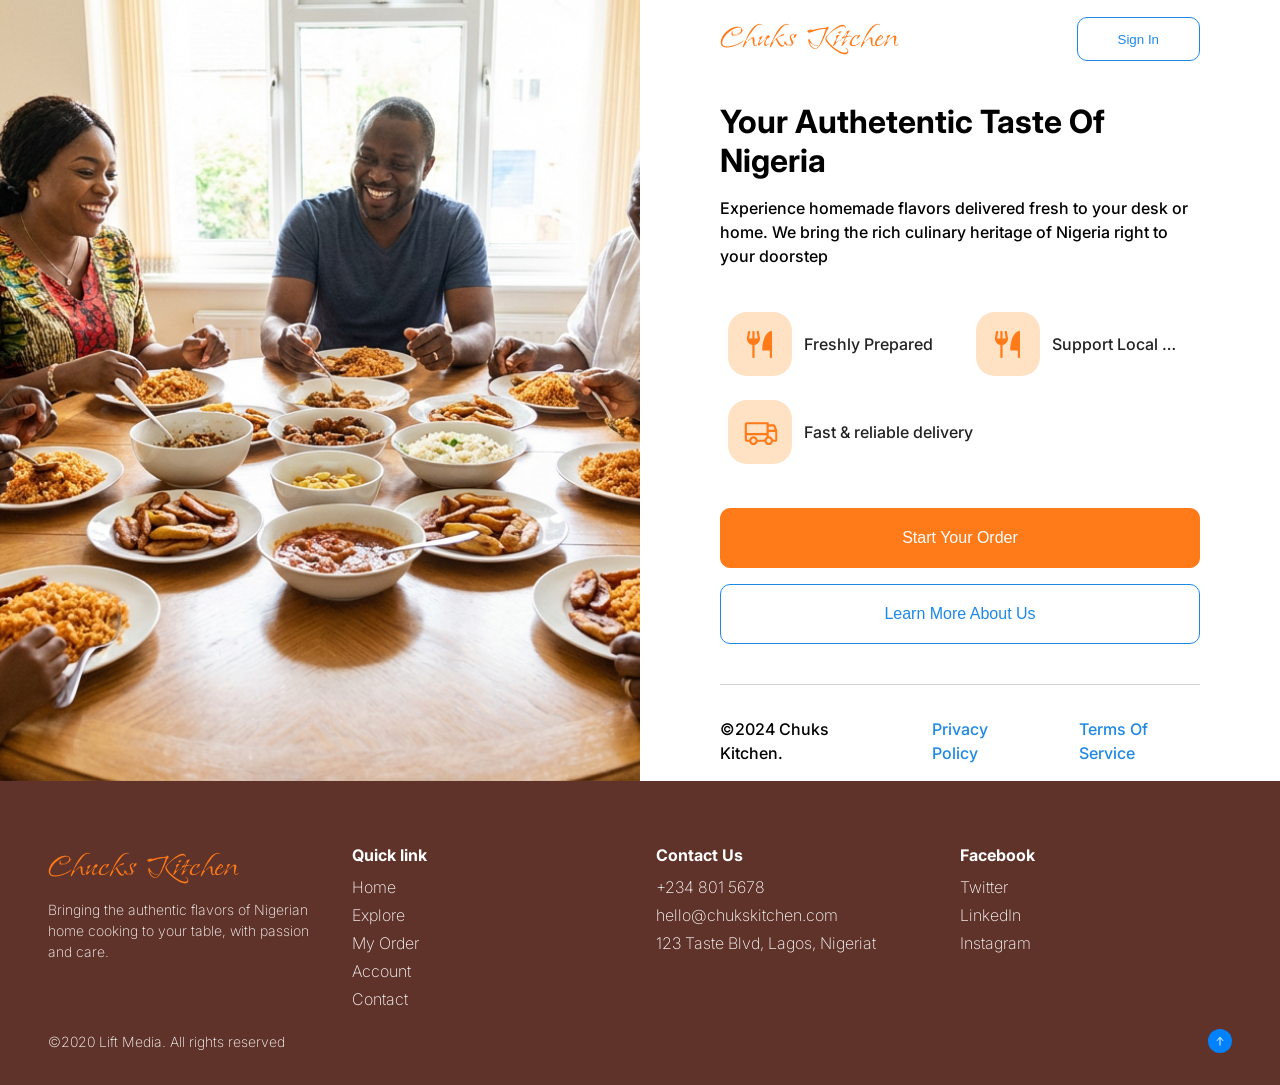
<file: index.html>
<!DOCTYPE html>
<html>

<head>
    <meta charset="utf-8">
    <meta http-equiv="X-UA-Compatible" content="IE=edge">
    <title>Chuks Kitchen</title>
    <meta name="viewport" content="width=device-width, initial-scale=1">
    <link rel="stylesheet" type="text/css" media="screen" href="CSS/main.css">
</head>

<body>
    <!-- ========== MAIN HERO SECTION ========== -->
    <div class="top">
        <div id="hero" class="hero"></div>

        <!-- ========== MAIN CONTAINER ========== -->
        <div id="container">
            <!-- HEADER -->
            <header>
                <p class="brand-name">Chuks Kitchen</p>
                <p><a href="signin.html"><button id="myIndexButton">Sign In</button></a></p>
            </header>

            <!-- HERO ARTICLE -->
            <div id="article">
                <p id="heading">Your Authetentic Taste Of Nigeria</p>
                <p id="main_article">
                    Experience homemade flavors delivered fresh to your desk or home. We bring the rich culinary
                    heritage of Nigeria right to your doorstep
                </p>
            </div>

            <!-- FEATURES GRID -->
            <div class="items-grid">
                <div class="item">
                    <img src="images/utensils_list.svg" alt="Freshly Prepared">
                    <span class="item-label">Freshly Prepared</span>
                </div>
                <div class="item">
                    <img src="images/utensils_list.svg" alt="Support Local Business">
                    <span class="item-label">Support Local Business</span>
                </div>
                <div class="item">
                    <img src="images/delivery.svg" alt="Fast & reliable delivery">
                    <span class="item-label">Fast &amp; reliable delivery</span>
                </div>
            </div>

            <!-- CALL-TO-ACTION BUTTONS -->
            <div class="frame-button">
                <p>
                    <a href="categories.html">
                        <button id="order-button" class="myButton buttons">Start Your Order</button>
                    </a>
                </p>
                <p><button id="learn-button" class="buttons">Learn More About Us</button></p>
            </div>

            <!-- FOOTER LINKS -->
            <footer>
                <hr class="container-footer-divider">
                <div id="copy">&copy;2024 Chuks Kitchen.</div>
                <div class="privacy">Privacy Policy</div>
                <div class="privacy">Terms Of Service</div>
            </footer>
        </div>
    </div>

    <!-- ========== PAGE FOOTER ========== -->
    <footer id="body-footer">
        <!-- FOOTER CONTENT SECTION -->
        <div id="footer-lists">
            <!-- TESTIMONIAL SECTION -->
            <div id="testimonial">
                <p class="brand-name">Chucks Kitchen</p>
                <p>
                    Bringing the authentic flavors of Nigerian home cooking to your table, with passion and care.
                </p>
            </div>

            <!-- QUICK LINKS SECTION -->
            <div id="quick-link">
                <p>Quick link</p>
                <p>Home</p>
                <p>Explore</p>
                <p>My Order</p>
                <p>Account</p>
                <p>Contact</p>
            </div>

            <!-- CONTACT INFO SECTION -->
            <div id="contact-us">
                <p>Contact Us</p>
                <p id="phone">+234 801 5678</p>
                <p id="mail">hello@chukskitchen.com</p>
                <p id="address">123 Taste Blvd, Lagos, Nigeriat</p>
            </div>

            <!-- SOCIAL LINKS SECTION -->
            <div id="social">
                <p>Facebook</p>
                <p>Twitter</p>
                <p>LinkedIn</p>
                <p>Instagram</p>
            </div>
        </div>

        <!-- FOOTER BOTTOM SECTION -->
        <div id="copyright-section">
            <div id="copyright">&copy;2020 Lift Media. All rights reserved</div>
            <a href="#top" id="to-top-link"><img id="to-top" src="images/to_top.svg" alt="Back to top"></a>
        </div>
    </footer>

    <script src="script.js"></script>
</body>

</html>
</file>
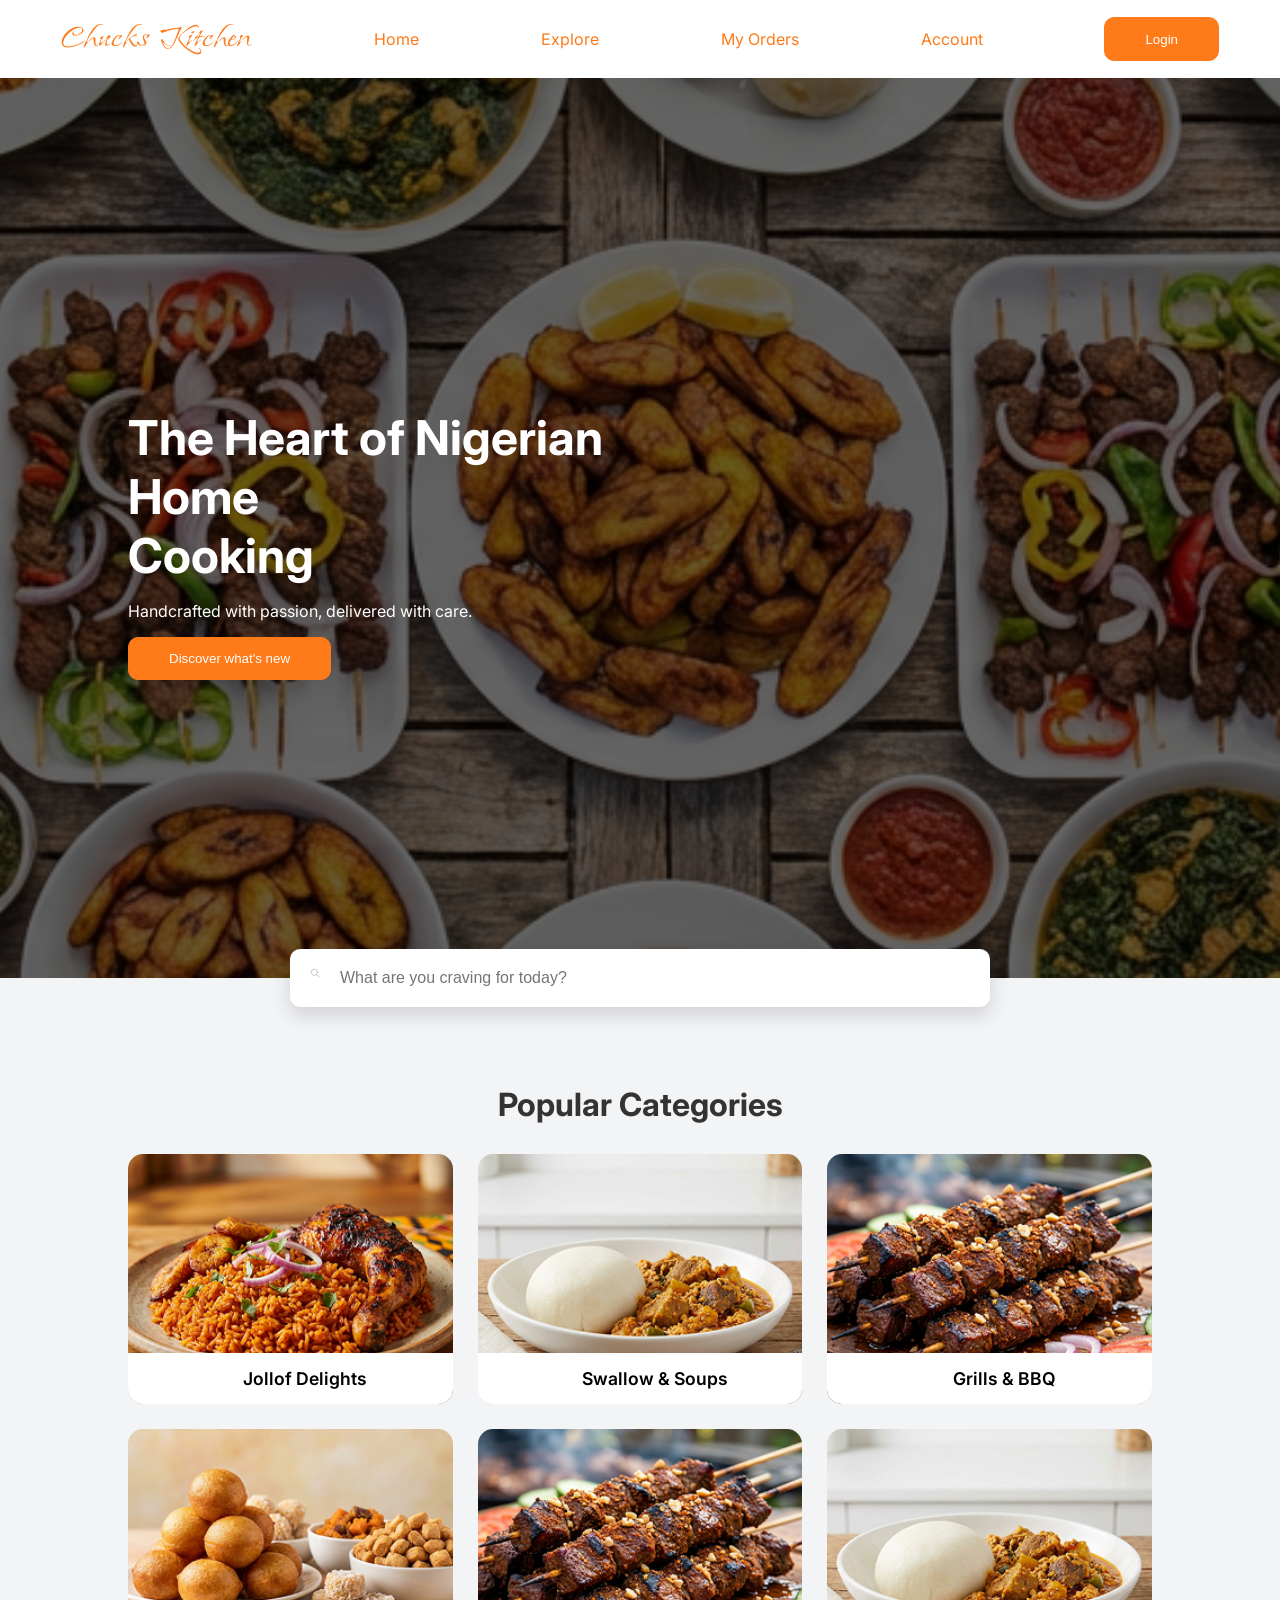
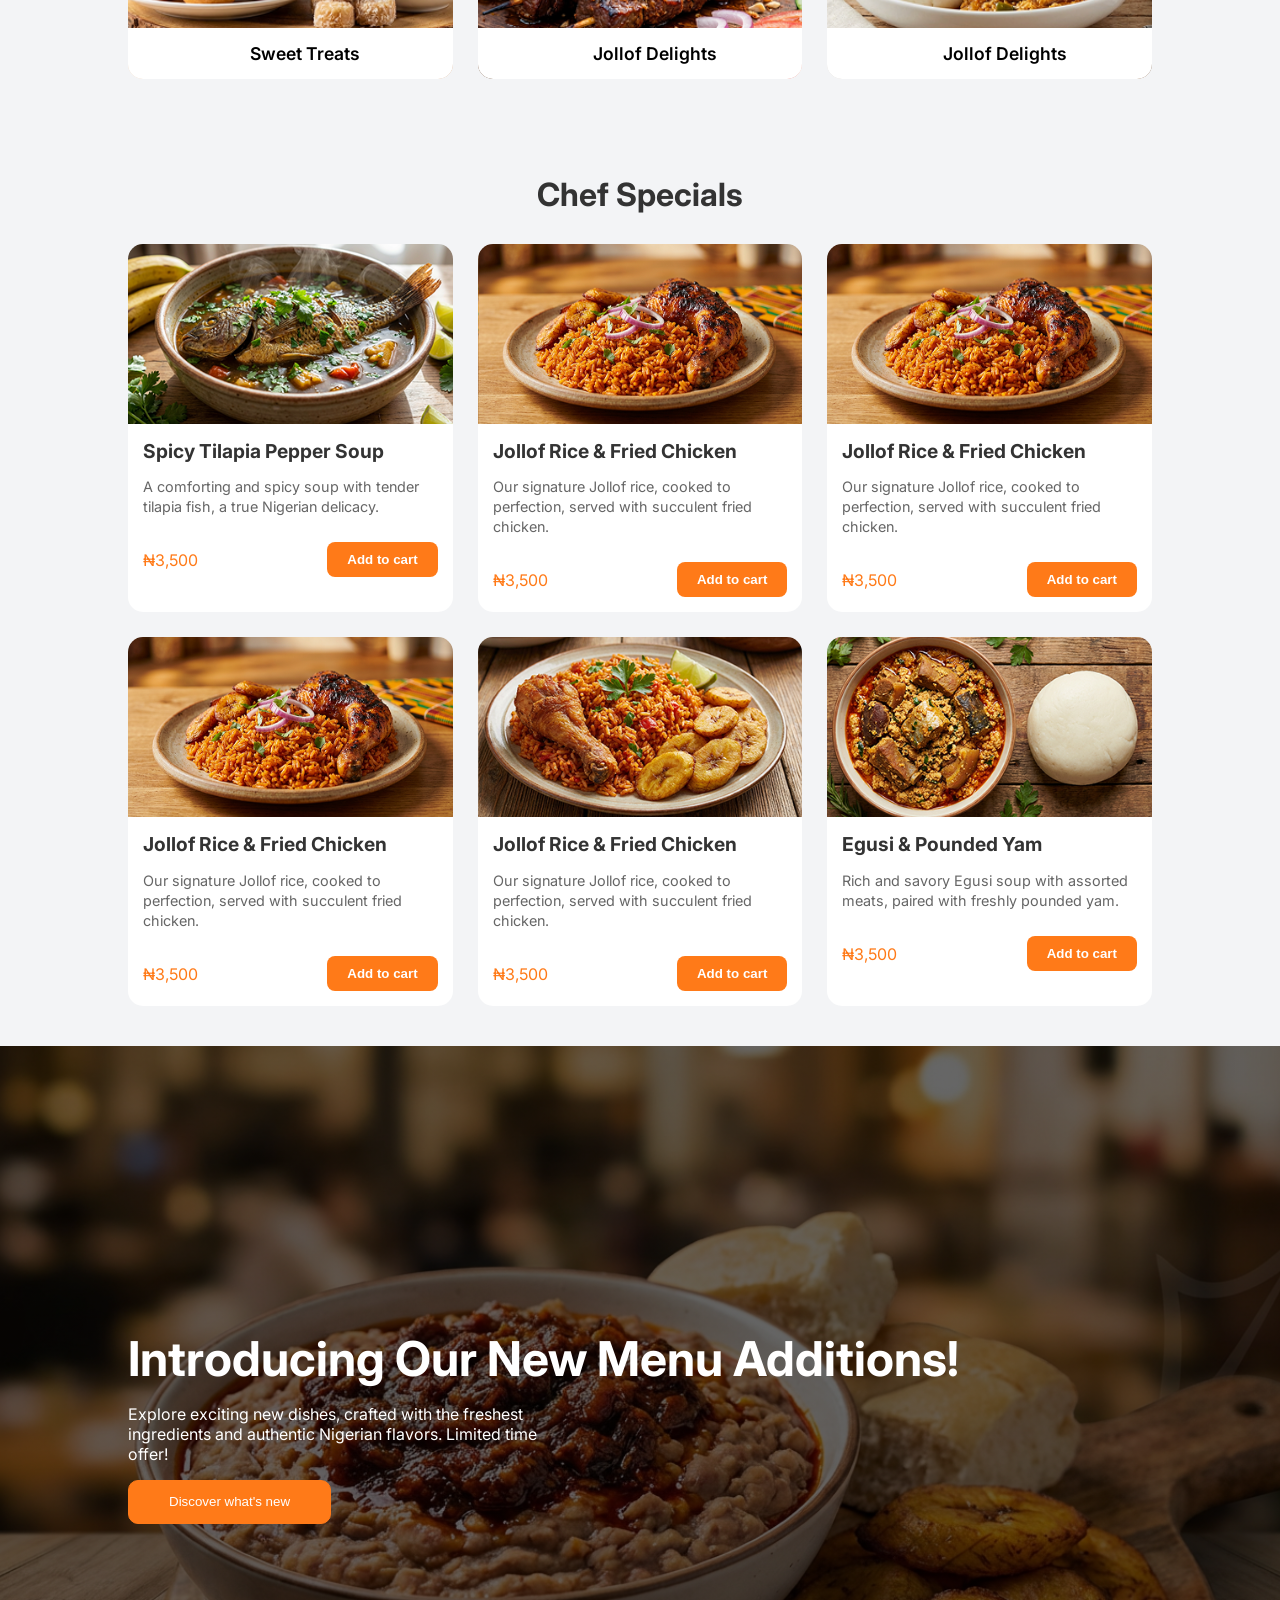
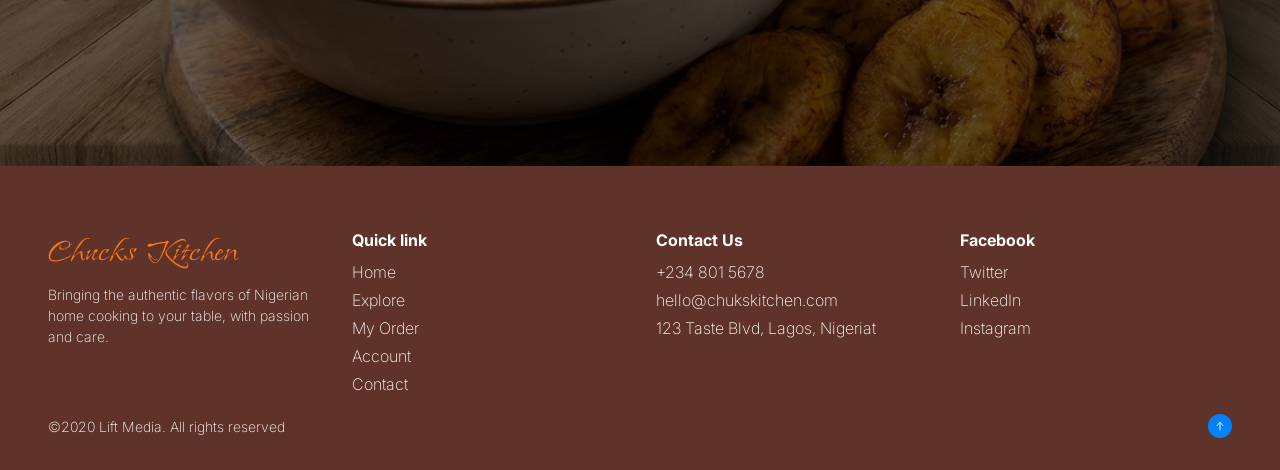
<file: categories.html>
<!DOCTYPE html>
<html>

<head>
    <meta charset="utf-8">
    <meta http-equiv="X-UA-Compatible" content="IE=edge">
    <title>Chuks Kitchen</title>
    <meta name="viewport" content="width=device-width, initial-scale=1">
    <link rel="stylesheet" type="text/css" media="screen" href="CSS/main.css">
    <link rel="stylesheet" type="text/css" media="screen" href="CSS/categories.css">
</head>

<body>
    <!-- ========== HEADER SECTION ========== -->
    <header>
        <a href="index.html">
            <div class="brand-name">Chucks Kitchen</div>
        </a>

        <div class="menu">Home</div>

        <a href="explore.html">
            <div class="menu">Explore</div>
        </a>

        <div class="menu">My Orders</div>

        <div class="menu">Account</div>

        <button class="myButton">Login</button>

    </header>

    <!-- MAIN HERO SECTION -->
    <div class="hero">
        <div class="hero-intro">
            <h1>The Heart of Nigerian Home <br> Cooking</h1>
            <p>Handcrafted with passion, delivered with care.</p>
            <button class="myButton">Discover what's new</button>
        </div>

        <div class="hero-search-container">
            <div class="search-input-wrapper">
                <img src="images/search-icon.svg" class="search-icon" alt="search">
                <input type="text" placeholder="What are you craving for today?">
            </div>
        </div>
    </div>

    <div class="dishes">
        <div class="categories popular-categories">
            <h2>Popular Categories</h2>
            <div class="boxes">
                <div class="box jollof-delights1" data-label="Jollof Delights"></div>
                <div class="box swallow-and-soups" data-label="Swallow & Soups"></div>
                <div class="box grills-and-bbq" data-label="Grills & BBQ"></div>
                <div class="box sweet-treats" data-label="Sweet Treats"></div>
                <div class="box jollof-delights2" data-label="Jollof Delights"></div>
                <div class="box jollof-delights3" data-label="Jollof Delights"></div>
            </div>
        </div>

        <div class="categories chef-specials">
            <h2>Chef Specials</h2>
            <div class="boxes">
                <div class="box spec-box">
                    <div class="spec-image tilapia-img"></div>
                    <div class="spec-content">
                        <h3>Spicy Tilapia Pepper Soup</h3>
                        <p>A comforting and spicy soup with tender tilapia fish, a true Nigerian delicacy.</p>
                        <div class="box-footer">
                            <span class="price">₦3,500</span>
                            <button class="add-to-cart-btn">Add to cart</button>
                        </div>
                    </div>
                </div>

                <div class="box spec-box">
                    <div class="spec-image jollof-img1"></div>
                    <div class="spec-content">
                        <h3>Jollof Rice & Fried Chicken</h3>
                        <p>Our signature Jollof rice, cooked to perfection, served with succulent fried chicken.</p>
                        <div class="box-footer">
                            <span class="price">₦3,500</span>
                            <button class="add-to-cart-btn">Add to cart</button>
                        </div>
                    </div>
                </div>
                <div class="box spec-box">
                    <div class="spec-image jollof-img2"></div>
                    <div class="spec-content">
                        <h3>Jollof Rice & Fried Chicken</h3>
                        <p>Our signature Jollof rice, cooked to perfection, served with succulent fried chicken.</p>
                        <div class="box-footer">
                            <span class="price">₦3,500</span>
                            <button class="add-to-cart-btn">Add to cart</button>
                        </div>
                    </div>
                </div>
                <div class="box spec-box">
                    <div class="spec-image jollof-img3"></div>
                    <div class="spec-content">
                        <h3>Jollof Rice & Fried Chicken</h3>
                        <p>Our signature Jollof rice, cooked to perfection, served with succulent fried chicken.</p>
                        <div class="box-footer">
                            <span class="price">₦3,500</span>
                            <button class="add-to-cart-btn">Add to cart</button>
                        </div>
                    </div>
                </div>
                <div class="box spec-box">
                    <div class="spec-image jollof-img4"></div>
                    <div class="spec-content">
                        <h3>Jollof Rice & Fried Chicken</h3>
                        <p>Our signature Jollof rice, cooked to perfection, served with succulent fried chicken.</p>
                        <div class="box-footer">
                            <span class="price">₦3,500</span>
                            <button class="add-to-cart-btn">Add to cart</button>
                        </div>
                    </div>
                </div>

                <div class="box spec-box">
                    <div class="spec-image pounded-yam-img"></div>
                    <div class="spec-content">
                        <h3>Egusi & Pounded Yam</h3>
                        <p>Rich and savory Egusi soup with assorted meats, paired with freshly pounded yam.</p>
                        <div class="box-footer">
                            <span class="price">₦3,500</span>
                            <button class="add-to-cart-btn">Add to cart</button>
                        </div>
                    </div>
                </div>
            </div>
        </div>
    </div>

    <div class="new-menu">
        <div class="new-menu-intro">
            <h2>Introducing Our New Menu Additions!</h2>
            <p>Explore exciting new dishes, crafted with the freshest <br> ingredients and authentic Nigerian flavors.
                Limited time <br> offer!
            </p>
            <button class="myButton">Discover what's new</button>
        </div>
    </div>

    <!-- ========== PAGE FOOTER ========== -->
    <footer id="body-footer">
        <!-- FOOTER CONTENT SECTION -->
        <div id="footer-lists">
            <!-- TESTIMONIAL SECTION -->
            <div id="testimonial">
                <p class="brand-name">Chucks Kitchen</p>
                <p>
                    Bringing the authentic flavors of Nigerian home cooking to your table, with passion and care.
                </p>
            </div>

            <!-- QUICK LINKS SECTION -->
            <div id="quick-link">
                <p>Quick link</p>
                <p>Home</p>
                <p>Explore</p>
                <p>My Order</p>
                <p>Account</p>
                <p>Contact</p>
            </div>

            <!-- CONTACT INFO SECTION -->
            <div id="contact-us">
                <p>Contact Us</p>
                <p id="phone">+234 801 5678</p>
                <p id="mail">hello@chukskitchen.com</p>
                <p id="address">123 Taste Blvd, Lagos, Nigeriat</p>
            </div>

            <!-- SOCIAL LINKS SECTION -->
            <div id="social">
                <p>Facebook</p>
                <p>Twitter</p>
                <p>LinkedIn</p>
                <p>Instagram</p>
            </div>
        </div>

        <!-- FOOTER BOTTOM SECTION -->
        <div id="copyright-section">
            <div id="copyright">&copy;2020 Lift Media. All rights reserved</div>
            <a href="#top" id="to-top-link"><img id="to-top" src="images/to_top.svg" alt="Back to top"></a>
        </div>
    </footer>

    <script src="script.js"></script>
</body>

</html>
</file>
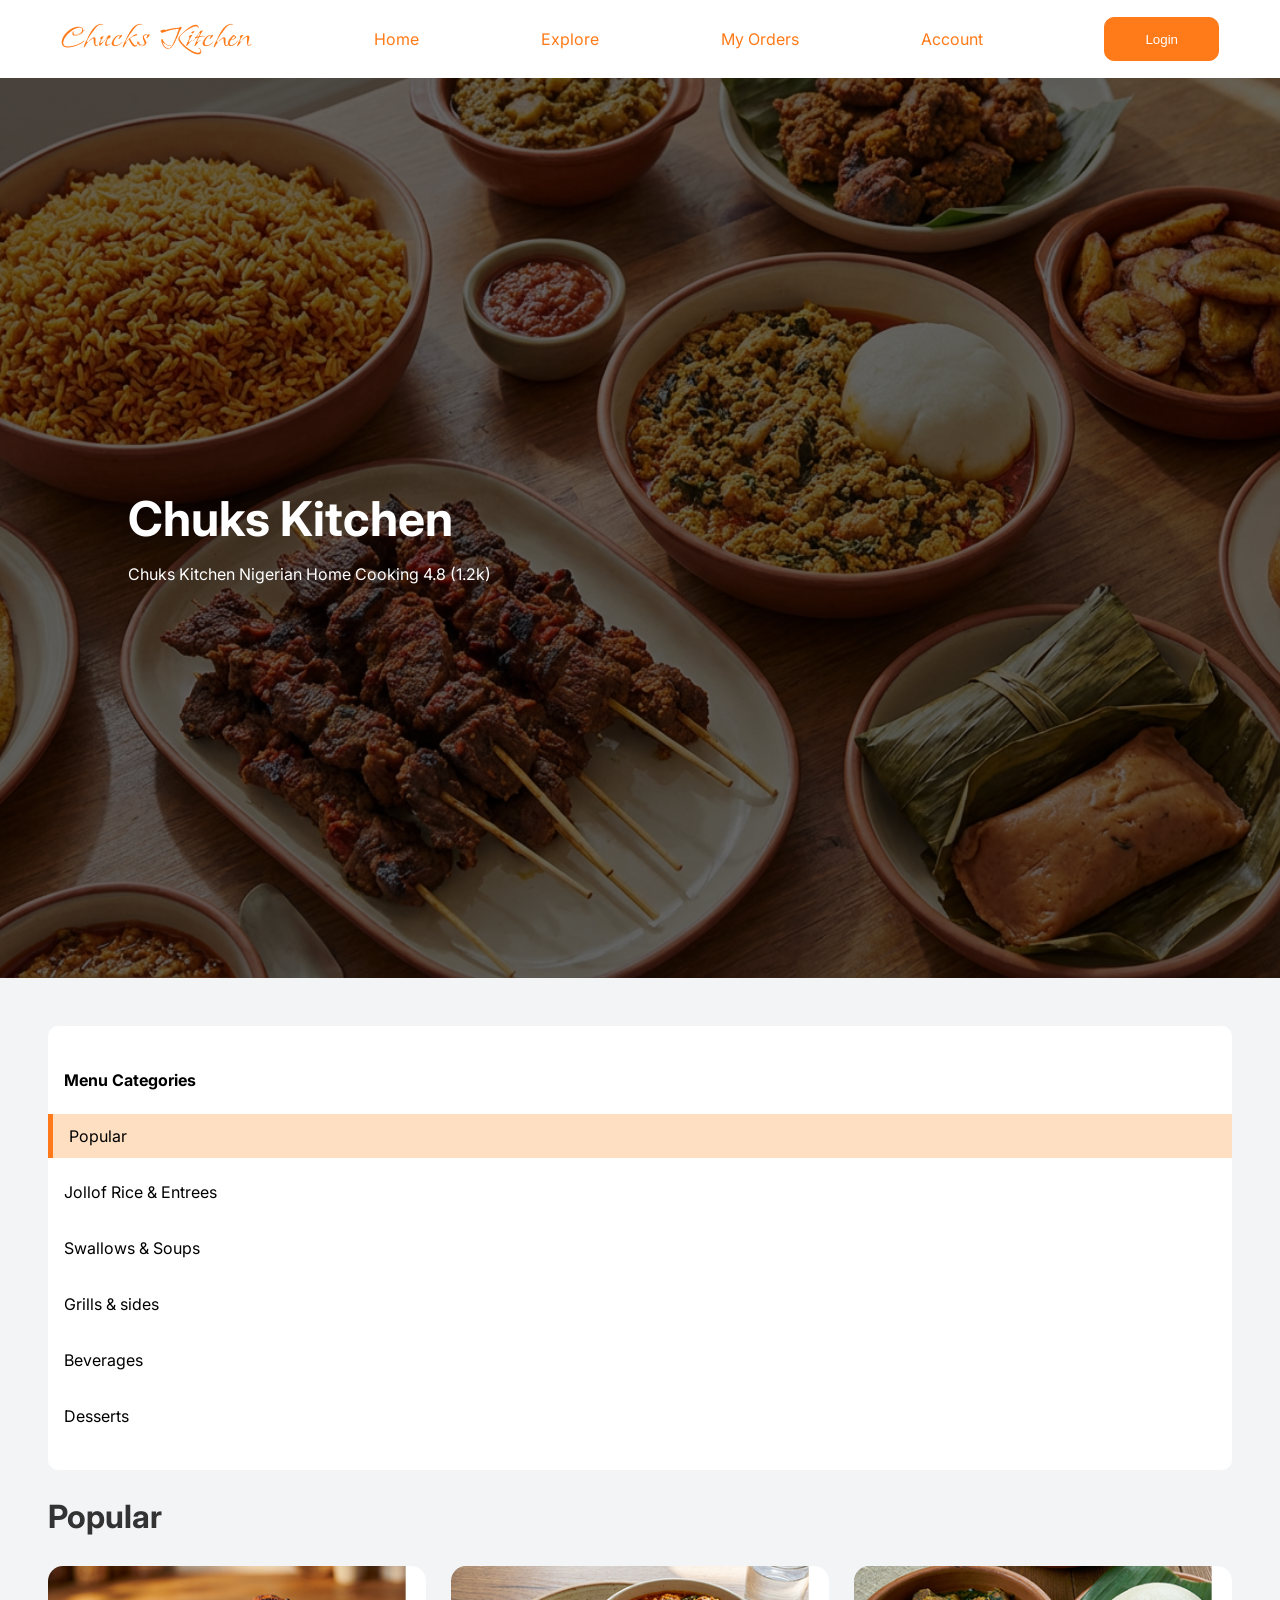
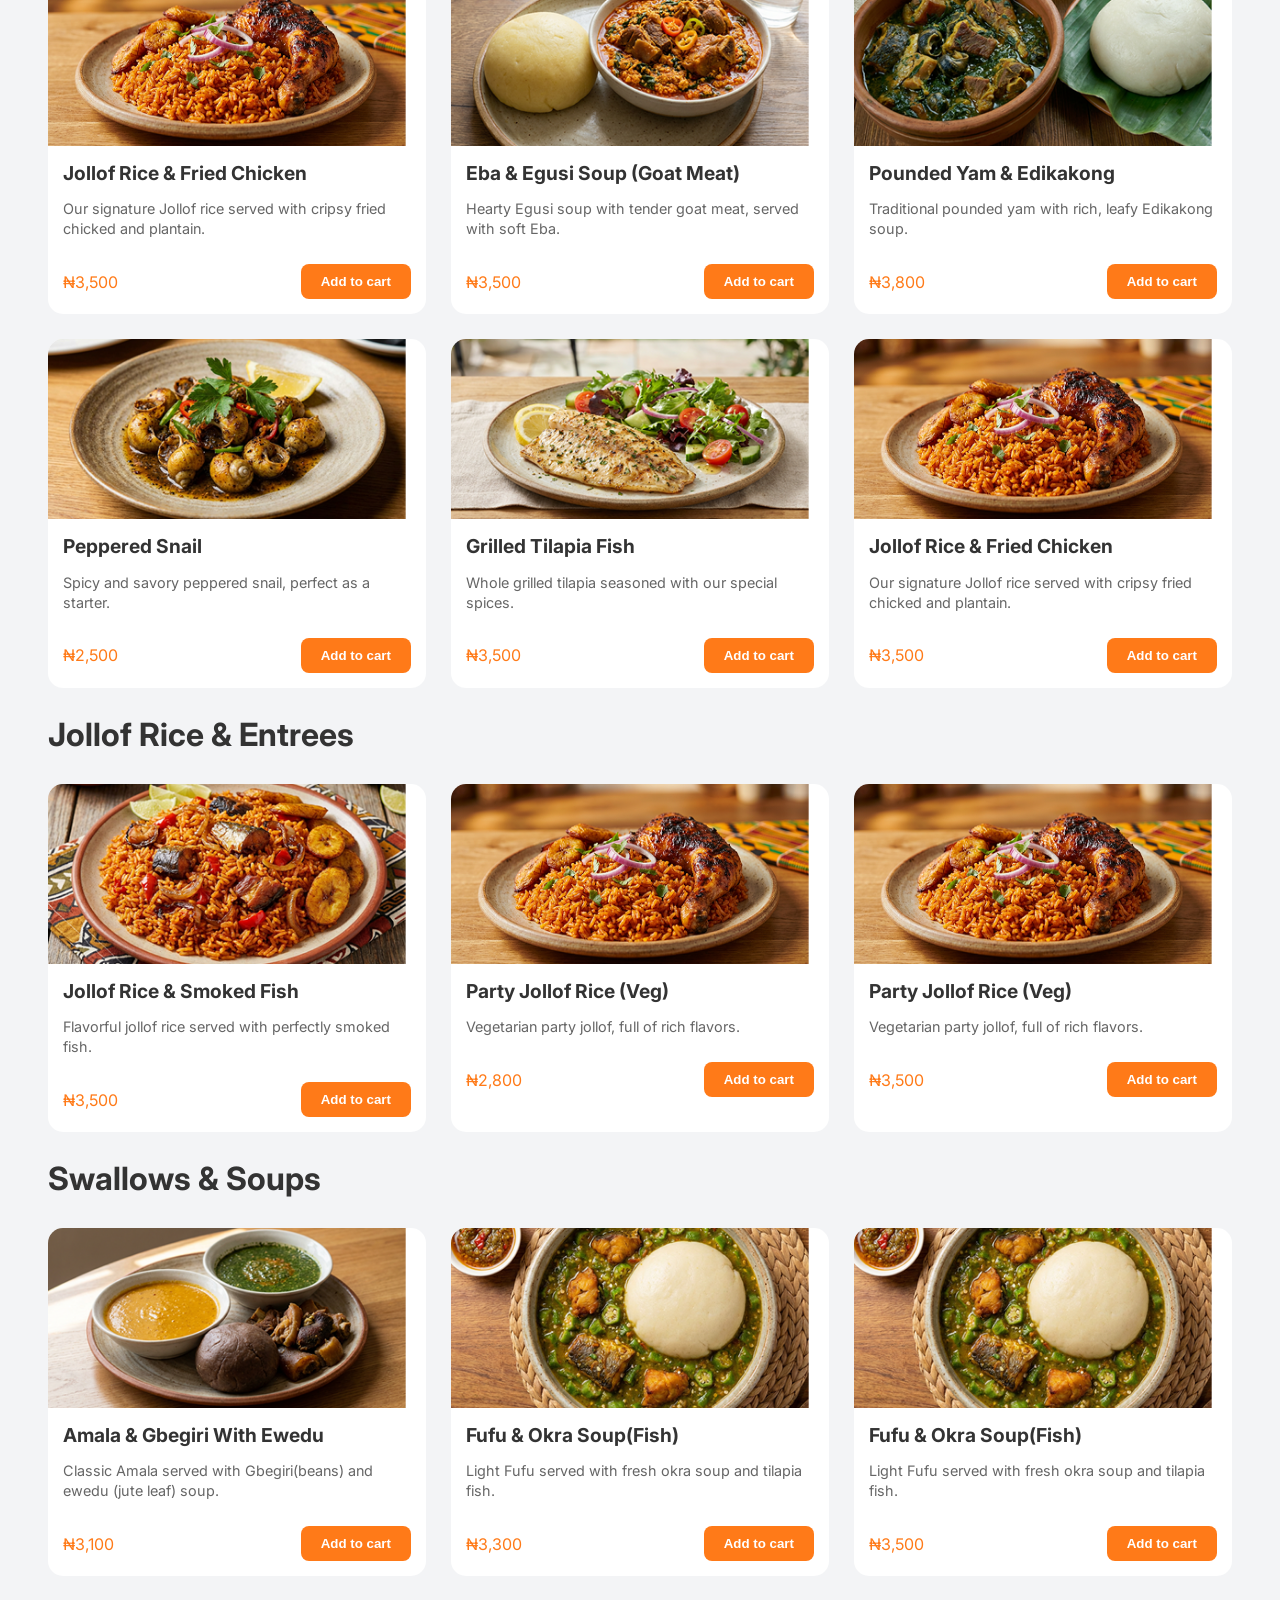
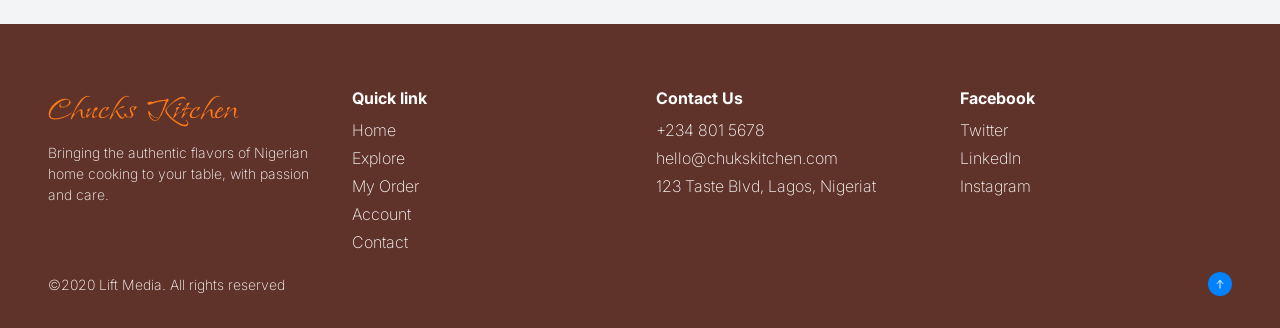
<file: explore.html>
<!DOCTYPE html>
<html>

<head>
    <meta charset="utf-8">
    <meta http-equiv="X-UA-Compatible" content="IE=edge">
    <title>Chuks Kitchen</title>
    <meta name="viewport" content="width=device-width, initial-scale=1">
    <link rel="stylesheet" type="text/css" media="screen" href="CSS/main.css">
    <link rel="stylesheet" type="text/css" media="screen" href="CSS/categories.css">
    <link rel="stylesheet" type="text/css" media="screen" href="CSS/explore.css">
</head>

<body>

    <!-- ========== HEADER SECTION ========== -->
    <header>
        <a href="index.html">
            <div class="brand-name">Chucks Kitchen</div>
        </a>

        <div class="menu">Home</div>

        <a href="explore.html">
            <div class="menu">Explore</div>
        </a>

        <div class="menu">My Orders</div>

        <div class="menu">Account</div>

        <button class="myButton">Login</button>
    </header>

    <div class="hero">
        <div class="hero-intro">
            <h1>Chuks Kitchen</h1>
            <p>Chuks Kitchen Nigerian Home Cooking 4.8 (1.2k)</p>
        </div>
    </div>

    <section>
        <div class="menu-categories">
            <div class="dish-categories"><b>Menu Categories</b></div>
            <div class="dish-categories popular">Popular</div>
            <div class="dish-categories">Jollof Rice &amp; Entrees</div>
            <div class="dish-categories">Swallows &amp; Soups</div>
            <div class="dish-categories">Grills &amp; sides</div>
            <div class="dish-categories">Beverages</div>
            <div class="dish-categories">Desserts</div>
        </div>

        <div class="dishes">
            <h2>Popular</h2>
            <div class="boxes">
                <div class="box spec-box">
                    <div class="spec-image jollof-explore-img"></div>
                    <div class="spec-content">
                        <h3>Jollof Rice &amp; Fried Chicken</h3>
                        <p>Our signature Jollof rice served with cripsy fried chicked and plantain.</p>
                        <div class="box-footer">
                            <span class="price">₦3,500</span>
                            <button class="add-to-cart-btn">Add to cart</button>
                        </div>
                    </div>
                </div>
                <div class="box spec-box">
                    <div class="spec-image eba-explore-img"></div>
                    <div class="spec-content">
                        <h3>Eba &amp; Egusi Soup (Goat Meat)</h3>
                        <p>Hearty Egusi soup with tender goat meat, served with soft Eba.</p>
                        <div class="box-footer">
                            <span class="price">₦3,500</span>
                            <button class="add-to-cart-btn">Add to cart</button>
                        </div>
                    </div>
                </div>
                <div class="box spec-box">
                    <div class="spec-image pounded-yam-explore-img"></div>
                    <div class="spec-content">
                        <h3>Pounded Yam &amp; Edikakong</h3>
                        <p>Traditional pounded yam with rich, leafy Edikakong soup.</p>
                        <div class="box-footer">
                            <span class="price">₦3,800</span>
                            <button class="add-to-cart-btn">Add to cart</button>
                        </div>
                    </div>
                </div>
                <div class="box spec-box">
                    <div class="spec-image snail-explore-img"></div>
                    <div class="spec-content">
                        <h3>Peppered Snail</h3>
                        <p>Spicy and savory peppered snail, perfect as a starter.</p>
                        <div class="box-footer">
                            <span class="price">₦2,500</span>
                            <button class="add-to-cart-btn">Add to cart</button>
                        </div>
                    </div>
                </div>
                <div class="box spec-box">
                    <div class="spec-image tilapia-explore-img"></div>
                    <div class="spec-content">
                        <h3>Grilled Tilapia Fish</h3>
                        <p>Whole grilled tilapia seasoned with our special spices.</p>
                        <div class="box-footer">
                            <span class="price">₦3,500</span>
                            <button class="add-to-cart-btn">Add to cart</button>
                        </div>
                    </div>
                </div>
                <div class="box spec-box">
                    <div class="spec-image jollof-explore-img"></div>
                    <div class="spec-content">
                        <h3>Jollof Rice &amp; Fried Chicken</h3>
                        <p>Our signature Jollof rice served with cripsy fried chicked and plantain.</p>
                        <div class="box-footer">
                            <span class="price">₦3,500</span>
                            <button class="add-to-cart-btn">Add to cart</button>
                        </div>
                    </div>
                </div>
            </div>

        </div>

        <div class="jollof-explore">
            <h2>Jollof Rice & Entrees</h2>
            <div class="boxes">
                <div class="box spec-box">
                    <div class="spec-image smoke-fish-explore-img"></div>
                    <div class="spec-content">
                        <h3>Jollof Rice &amp; Smoked Fish</h3>
                        <p>Flavorful jollof rice served with perfectly smoked fish.</p>
                        <div class="box-footer">
                            <span class="price">₦3,500</span>
                            <button class="add-to-cart-btn">Add to cart</button>
                        </div>
                    </div>
                </div>
                <div class="box spec-box">
                    <div class="spec-image jollof-explore-img"></div>
                    <div class="spec-content">
                        <h3>Party Jollof Rice (Veg)</h3>
                        <p>Vegetarian party jollof, full of rich flavors.</p>
                        <div class="box-footer">
                            <span class="price">₦2,800</span>
                            <button class="add-to-cart-btn">Add to cart</button>
                        </div>
                    </div>
                </div>
                <div class="box spec-box">
                    <div class="spec-image jollof-explore-img"></div>
                    <div class="spec-content">
                        <h3>Party Jollof Rice (Veg)</h3>
                        <p>Vegetarian party jollof, full of rich flavors.</p>
                        <div class="box-footer">
                            <span class="price">₦3,500</span>
                            <button class="add-to-cart-btn">Add to cart</button>
                        </div>
                    </div>
                </div>
            </div>
        </div>

        <div class="swallows-explore">
            <h2>Swallows & Soups</h2>
            <div class="boxes">
                <div class="box spec-box">
                    <div class="spec-image gbegiri-explore-img"></div>
                    <div class="spec-content">
                        <h3>Amala &amp; Gbegiri With Ewedu</h3>
                        <p>Classic Amala served with Gbegiri(beans) and ewedu (jute leaf) soup.</p>
                        <div class="box-footer">
                            <span class="price">₦3,100</span>
                            <button class="add-to-cart-btn">Add to cart</button>
                        </div>
                    </div>
                </div>
                <div class="box spec-box">
                    <div class="spec-image fufu-explore-img"></div>
                    <div class="spec-content">
                        <h3>Fufu &amp; Okra Soup(Fish)</h3>
                        <p>Light Fufu served with fresh okra soup and tilapia fish.</p>
                        <div class="box-footer">
                            <span class="price">₦3,300</span>
                            <button class="add-to-cart-btn">Add to cart</button>
                        </div>
                    </div>
                </div>
                <div class="box spec-box">
                    <div class="spec-image fufu-explore-img"></div>
                    <div class="spec-content">
                        <h3>Fufu &amp; Okra Soup(Fish)</h3>
                        <p>Light Fufu served with fresh okra soup and tilapia fish.</p>
                        <div class="box-footer">
                            <span class="price">₦3,500</span>
                            <button class="add-to-cart-btn">Add to cart</button>
                        </div>
                    </div>
                </div>
            </div>
        </div>
    </section>

    <!-- ========== PAGE FOOTER ========== -->
    <footer id="body-footer">
        <!-- FOOTER CONTENT SECTION -->
        <div id="footer-lists">
            <!-- TESTIMONIAL SECTION -->
            <div id="testimonial">
                <p class="brand-name">Chucks Kitchen</p>
                <p>
                    Bringing the authentic flavors of Nigerian home cooking to your table, with passion and care.
                </p>
            </div>

            <!-- QUICK LINKS SECTION -->
            <div id="quick-link">
                <p>Quick link</p>
                <p>Home</p>
                <p>Explore</p>
                <p>My Order</p>
                <p>Account</p>
                <p>Contact</p>
            </div>

            <!-- CONTACT INFO SECTION -->
            <div id="contact-us">
                <p>Contact Us</p>
                <p id="phone">+234 801 5678</p>
                <p id="mail">hello@chukskitchen.com</p>
                <p id="address">123 Taste Blvd, Lagos, Nigeriat</p>
            </div>

            <!-- SOCIAL LINKS SECTION -->
            <div id="social">
                <p>Facebook</p>
                <p>Twitter</p>
                <p>LinkedIn</p>
                <p>Instagram</p>
            </div>
        </div>

        <!-- FOOTER BOTTOM SECTION -->
        <div id="copyright-section">
            <div id="copyright">&copy;2020 Lift Media. All rights reserved</div>
            <a href="#top" id="to-top-link"><img id="to-top" src="images/to_top.svg" alt="Back to top"></a>
        </div>
    </footer>
</body>
</file>
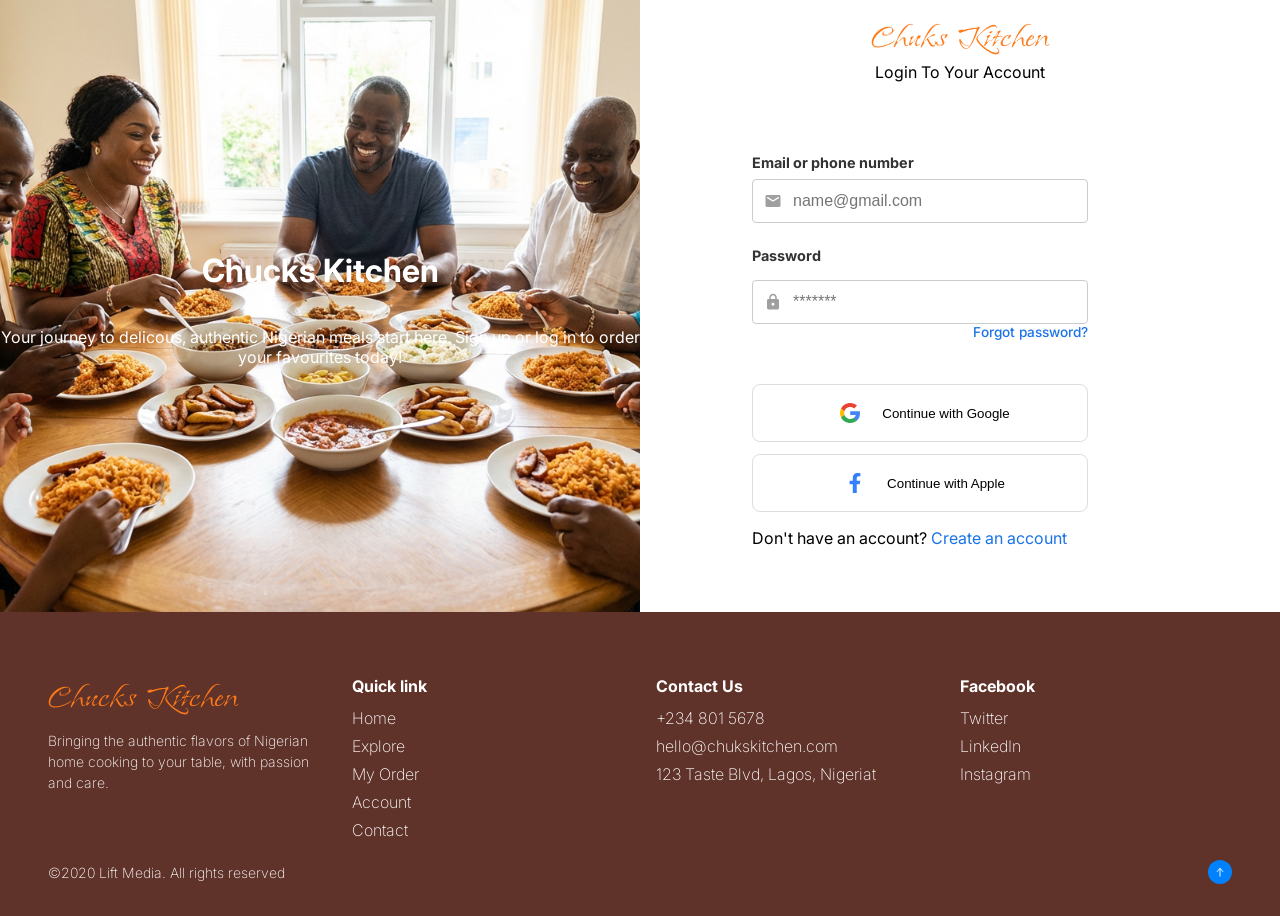
<file: signin.html>
<!DOCTYPE html>
<html>

<head>
    <meta charset="utf-8">
    <meta http-equiv="X-UA-Compatible" content="IE=edge">
    <title>Chuks Kitchen</title>
    <meta name="viewport" content="width=device-width, initial-scale=1">
    <link rel="stylesheet" type="text/css" media="screen" href="CSS/main.css">
    <link rel="stylesheet" type="text/css" media="screen" href="CSS/signin.css">
</head>

<body>
    <!-- ========== MAIN HERO SECTION ========== -->
    <div class="top">
        <div id="hero" class="hero">
            <div class="hero-intro">
                <h1>Chucks Kitchen</h1>
                <p>
                    Your journey to delicous, authentic Nigerian meals start here. Sign up or log in to order your
                    favourites today!
                </p>
            </div>
        </div>

        <!-- ========== MAIN CONTAINER ========== -->
        <div id="container">
            <!-- HEADER -->
            <header>
                <a href="index.html">
                    <p class="brand-name">Chuks Kitchen</p>
                </a>
                <p>Login To Your Account</p>
            </header>


            <section class="login-container">
                <form>
                    <div class="input-group">
                        <label for="username">Email or phone number</label>
                        <div class="input-wrapper">
                            <img src="images/mail.svg" class="input-icon" alt="email icon">
                            <input type="text" id="username" name="username" placeholder="name@gmail.com" required>
                        </div>
                    </div>

                    <div class="input-group">
                        <div class="label-row">
                            <label for="password">Password</label>

                        </div>
                        <div class="input-wrapper">
                            <img src="images/padlock.svg" class="input-icon" alt="password icon">
                            <input type="password" id="password" name="password" placeholder="*******" required>
                        </div>
                        <a href="#" class="forgot-password">Forgot password?</a>
                    </div>
                    <div class="continue">
                    </div>

                    <div class="social-login">

                        <button type="button" class="btn-social google">
                            <img src="images/google-icon.svg" alt="Google">
                            Continue with Google
                        </button>

                        <button type="button" class="btn-social apple">
                            <img src="images/facebook-icon.svg" alt="Apple">
                            Continue with Apple
                        </button>
                    </div>
                    <p>Don't have an account? <a href="signup.html"><span class="create-account">Create
                                an account</span></a>
                    </p>
                </form>
            </section>
        </div>
    </div>

    <!-- ========== PAGE FOOTER ========== -->
    <footer id="body-footer">
        <!-- FOOTER CONTENT SECTION -->
        <div id="footer-lists">
            <!-- TESTIMONIAL SECTION -->
            <div id="testimonial">
                <p class="brand-name">Chucks Kitchen</p>
                <p>
                    Bringing the authentic flavors of Nigerian home cooking to your table, with passion and care.
                </p>
            </div>

            <!-- QUICK LINKS SECTION -->
            <div id="quick-link">
                <p>Quick link</p>
                <p>Home</p>
                <p>Explore</p>
                <p>My Order</p>
                <p>Account</p>
                <p>Contact</p>
            </div>

            <!-- CONTACT INFO SECTION -->
            <div id="contact-us">
                <p>Contact Us</p>
                <p id="phone">+234 801 5678</p>
                <p id="mail">hello@chukskitchen.com</p>
                <p id="address">123 Taste Blvd, Lagos, Nigeriat</p>
            </div>

            <!-- SOCIAL LINKS SECTION -->
            <div id="social">
                <p>Facebook</p>
                <p>Twitter</p>
                <p>LinkedIn</p>
                <p>Instagram</p>
            </div>
        </div>

        <!-- FOOTER BOTTOM SECTION -->
        <div id="copyright-section">
            <div id="copyright">&copy;2020 Lift Media. All rights reserved</div>
            <a href="#top" id="to-top-link"><img id="to-top" src="images/to_top.svg" alt="Back to top"></a>
        </div>
    </footer>

    <script src="script.js"></script>
</body>

</html>
</file>
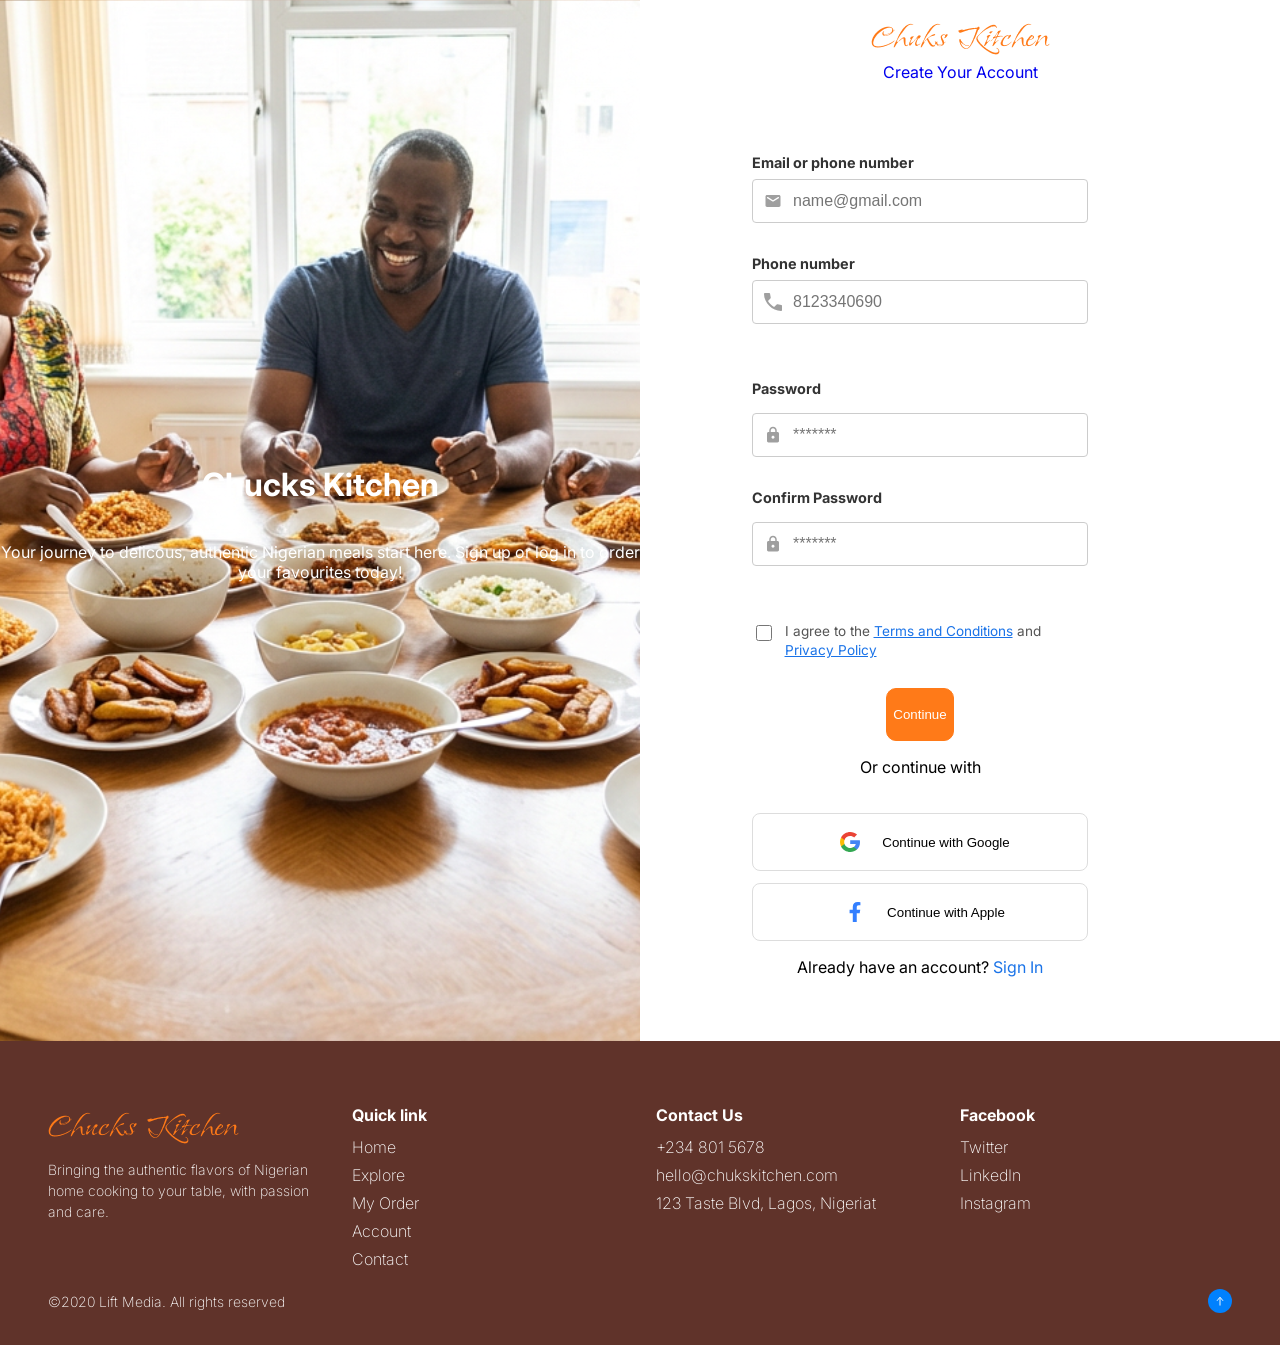
<file: signup.html>
<!DOCTYPE html>
<html>

<head>
    <meta charset="utf-8">
    <meta http-equiv="X-UA-Compatible" content="IE=edge">
    <title>Chuks Kitchen</title>
    <meta name="viewport" content="width=device-width, initial-scale=1">
    <link rel="stylesheet" type="text/css" media="screen" href="CSS/main.css">
    <link rel="stylesheet" type="text/css" media="screen" href="CSS/signup.css">
</head>

<body>
    <!-- ========== MAIN HERO SECTION ========== -->
    <div class="top">
        <div id="hero" class="hero">
            <div class="hero-intro">
                <h1>Chucks Kitchen</h1>
                <p>
                    Your journey to delicous, authentic Nigerian meals start here. Sign up or log in to order your
                    favourites today!
                </p>
            </div>
        </div>

        <!-- ========== MAIN CONTAINER ========== -->
        <div id="container">
            <!-- HEADER -->
            <header>
                <a href="index.html">
                    <p class="brand-name">Chuks Kitchen</p>
                </a>
                <a href="categories.html">
                    <p>Create Your Account</p>
                </a>
            </header>


            <section class="login-container">
                <form>
                    <div class="input-group">
                        <label for="username">Email or phone number</label>
                        <div class="input-wrapper">
                            <img src="images/mail.svg" class="input-icon" alt="email icon">
                            <input type="text" id="username" name="username" placeholder="name@gmail.com" required>
                        </div>

                        <label for="username">Phone number</label>
                        <div class="input-wrapper">
                            <img src="images/phone.svg" class="input-icon" alt="phone icon">
                            <input type="phone" id="phone" name="phone" placeholder="8123340690" required>
                        </div>
                    </div>

                    <div class="input-group">
                        <div class="label-row">
                            <label for="password">Password</label>
                        </div>
                        <div class="input-wrapper">
                            <img src="images/padlock.svg" class="input-icon" alt="password icon">
                            <input type="password" id="password" name="password" placeholder="*******" required>
                        </div>

                        <div class="label-row">
                            <label for="password">Confirm Password</label>
                        </div>
                        <div class="input-wrapper">
                            <img src="images/padlock.svg" class="input-icon" alt="password icon">
                            <input type="password" id="password" name="password" placeholder="*******" required>
                        </div>
                    </div>

                    <div class="terms-container">
                        <input type="checkbox" id="terms" name="terms" required>
                        <label for="terms">
                            I agree to the <span>Terms and Conditions</span> and <span>Privacy Policy</span>
                        </label>
                    </div>
                    <div class="continue">
                        <a href="categories.html"><button type="button" class="myButton">Continue</button></a>
                        <p>Or continue with</p>
                    </div>

                    <div class="social-login">

                        <button type="button" class="btn-social google">
                            <img src="images/google-icon.svg" alt="Google">
                            Continue with Google
                        </button>

                        <button type="button" class="btn-social apple">
                            <img src="images/facebook-icon.svg" alt="Apple">
                            Continue with Apple
                        </button>
                    </div>
                    <p class="auth-toggle">Already have an account? <a href="signin.html"><span
                                class="create-account">Sign In</span></a>
                    </p>
                </form>
            </section>
        </div>
    </div>

    <!-- ========== PAGE FOOTER ========== -->
    <footer id="body-footer">
        <!-- FOOTER CONTENT SECTION -->
        <div id="footer-lists">
            <!-- TESTIMONIAL SECTION -->
            <div id="testimonial">
                <p class="brand-name">Chucks Kitchen</p>
                <p>
                    Bringing the authentic flavors of Nigerian home cooking to your table, with passion and care.
                </p>
            </div>

            <!-- QUICK LINKS SECTION -->
            <div id="quick-link">
                <p>Quick link</p>
                <p>Home</p>
                <p>Explore</p>
                <p>My Order</p>
                <p>Account</p>
                <p>Contact</p>
            </div>

            <!-- CONTACT INFO SECTION -->
            <div id="contact-us">
                <p>Contact Us</p>
                <p id="phone">+234 801 5678</p>
                <p id="mail">hello@chukskitchen.com</p>
                <p id="address">123 Taste Blvd, Lagos, Nigeriat</p>
            </div>

            <!-- SOCIAL LINKS SECTION -->
            <div id="social">
                <p>Facebook</p>
                <p>Twitter</p>
                <p>LinkedIn</p>
                <p>Instagram</p>
            </div>
        </div>

        <!-- FOOTER BOTTOM SECTION -->
        <div id="copyright-section">
            <div id="copyright">&copy;2020 Lift Media. All rights reserved</div>
            <a href="#top" id="to-top-link"><img id="to-top" src="images/to_top.svg" alt="Back to top"></a>
        </div>
    </footer>

    <script src="script.js"></script>
</body>

</html>
</file>
<file: CSS/main.css>
/* ============================================
   IMPORTS & VARIABLES
   ============================================ */

@import url('https://fonts.googleapis.com/css2?family=Island+Moments&display=swap');
@import url('https://fonts.googleapis.com/css2?family=Inter:ital,opsz,wght@0,14..32,100..900;1,14..32,100..900&display=swap');

:root {
    --color-primary: #FF7A18;
    --color-secondary: #1E88E5;
    --color-dark-bg: #60332a;
    --color-text-dark: #222;
    --color-text-light: #666;
    --color-white: white;

    --font-brand: "Island Moments", cursive;
    --font-body: "Inter", sans-serif;

    --border-radius: 10px;
    --transition-duration: 0.3s;
}

/* ============================================
   RESET & BASE STYLES
   ============================================ */

a {
    text-decoration: none;
}

a:hover {
    text-decoration: none;
}

html {
    width: 100%;
    height: 100vh;
    scroll-behavior: smooth;
}

body {
    width: 100%;
    height: 100%;
    display: flex;
    flex-direction: column;
    margin: 0;
    padding: 0;
    box-sizing: border-box;
    font-family: var(--font-body);
}

button:hover {
    cursor: pointer;
}

* {
    box-sizing: border-box;
}

/* ============================================
   LAYOUT SECTIONS
   ============================================ */

.top {
    flex: 1;
    width: 100%;
    display: flex;
    flex-direction: row;
}

.hero {
    height: 100%;
    width: 50%;
    background-image: url(../images/welcome_onboarding.png);
    background-size: cover;
    background-position: center;
    flex-shrink: 0;
}

/* ============================================
   MAIN CONTAINER
   ============================================ */

#container {
    width: 50%;
    height: 100%;
    padding: 1em 5em;
    display: flex;
    flex-direction: column;
    gap: 2.5rem;
}

/* ============================================
   HEADER
   ============================================ */

#container header {
    width: 100%;
    display: flex;
    flex-direction: row;
    justify-content: space-between;
    align-items: center;
    height: 100%;
    padding: 0;
    margin: 0;
}

#container header p {
    margin: 0;
    height: 100%;
    display: flex;
    align-items: center;
}

.brand-name {
    font-family: var(--font-brand);
    font-weight: 400;
    font-size: 40px;
    color: var(--color-primary);
}

#myIndexButton {
    height: 100%;
    border: 1px solid var(--color-secondary);
    color: var(--color-secondary);
    background-color: var(--color-white);
    padding: 1em 3em;
    border-radius: var(--border-radius);
    cursor: pointer;
    transition: all var(--transition-duration) ease;
}

#myIndexButton:hover {
    background-color: var(--color-secondary);
    color: var(--color-white);
}

/* ============================================
   ARTICLE SECTION
   ============================================ */

#article {
    display: flex;
    flex-direction: column;
    gap: 1rem;
}

#article #heading {
    font-size: 32px;
    font-weight: 700;
    margin: 0;
}

#article #main_article {
    font-size: 16px;
    line-height: 24px;
    font-weight: 500;
    margin: 0;
}

/* ============================================
   FEATURES GRID
   ============================================ */

.items-grid {
    display: grid;
    grid-template-columns: repeat(2, 1fr);
    gap: 1rem;
    align-items: start;
    justify-items: center;
}

.items-grid .item:last-child {
    grid-column: 1 / -1;
}

.item {
    display: flex;
    flex-direction: row;
    align-items: center;
    gap: 0.75rem;
    padding: 0.25rem 0.5rem;
    width: 100%;
    min-width: 0;
}

.item img {
    width: 64px;
    height: auto;
    display: block;
    flex: 0 0 64px;
}

.item-label {
    display: inline-block;
    color: var(--color-text-dark);
    text-align: left;
    white-space: nowrap;
    overflow: hidden;
    text-overflow: ellipsis;
    max-width: calc(100% - 84px);
    font-size: 16px;
    line-height: 24px;
    font-weight: 500;
}

/* ============================================
   BUTTONS
   ============================================ */

.frame-button {
    width: 100%;
    display: flex;
    flex-direction: column;
    gap: 1rem;
}

.frame-button p {
    margin: 0;
}

.buttons {
    width: 100%;
    height: 60px;
    border-radius: var(--border-radius);
    cursor: pointer;
    transition: all var(--transition-duration) ease;
    font-size: 16px;
    font-weight: 500;
    border: 1px solid var(--color-text-dark);
}

.myButton {
    border: 1px solid var(--color-primary);
    color: var(--color-white);
    background-color: var(--color-primary);
}

#learn-button {
    border: 1px solid var(--color-secondary);
    color: var(--color-secondary);
    background-color: var(--color-white);
}

#learn-button:hover {
    background-color: var(--color-secondary);
    color: var(--color-white);
}

/* ============================================
   HEADER FOOTER (within main container)
   ============================================ */

#container footer {
    display: flex;
    flex-direction: row;
    gap: 3em;
    font-weight: 500;
    font-size: 16px;
    line-height: 24px;
    align-items: center;
    border-top: 1px solid #d0d0d0;
    padding-top: 2rem;
}

.container-footer-divider {
    display: none;
}

.privacy {
    color: var(--color-secondary);
    cursor: pointer;
    transition: text-decoration var(--transition-duration) ease;
}

.privacy:hover {
    text-decoration: dotted;
}

/* ============================================
   PAGE FOOTER
   ============================================ */

#body-footer {
    width: 100%;
    display: flex;
    flex-direction: column;
    padding: 2rem 1rem;
    background-color: var(--color-dark-bg);
    color: var(--color-white);
}

#footer-lists {
    display: flex;
    flex-direction: row;
    gap: 2rem;
    justify-content: space-around;
    align-items: flex-start;
    padding: 0 2rem;
    margin-top: 2rem;
}

#testimonial,
#quick-link,
#contact-us,
#social {
    flex: 1;
    text-align: left;
}

#testimonial .brand-name {
    margin: 0;
    font-weight: 300;
    margin-bottom: 0.5rem;
}

#testimonial p:not(.brand-name) {
    margin: 0;
    color: var(--color-white);
    font-weight: 200;
    font-size: 14px;
    line-height: 1.5;
}

#quick-link>p:first-child,
#contact-us>p:first-child,
#social>p:first-child {
    font-weight: bold;
    margin: 0;
    margin-bottom: 0.5rem;
}

#quick-link p:not(:first-child),
#contact-us p:not(:first-child),
#social p:not(:first-child) {
    color: var(--color-white);
    cursor: pointer;
    font-weight: 200;
    margin: 0;
    padding: 0.25rem 0;
    transition: opacity var(--transition-duration) ease;
}

#quick-link p:not(:first-child):hover,
#contact-us p:not(:first-child):hover,
#social p:not(:first-child):hover {
    opacity: 0.8;
}

#copyright-section {
    display: flex;
    justify-content: space-between;
    align-items: center;
    padding-top: 1rem;
    padding-left: 2rem;
    padding-right: 2rem;
    font-size: 14px;
    gap: 2rem;
}

#copyright {
    color: var(--color-white);
    font-weight: 200;
    margin: 0;
}

#to-top-link {
    text-decoration: none;
    display: flex;
    align-items: center;
}

#to-top {
    width: 24px;
    height: 24px;
    cursor: pointer;
    transition: transform 0.2s ease;
}

#to-top:hover {
    transform: scale(1.1);
}

.auth-toggle {
    text-align: center;
}

/* ============================================
   RESPONSIVE DESIGN
   ============================================ */

@media (max-width: 700px) {
    .items-grid {
        grid-template-columns: 1fr;
    }
}
</file>
<file: CSS/categories.css>
/* Styles */
body {
    height: 100%;
    width: 100%;
}

header {
    display: flex;
    flex-direction: row;
    justify-content: space-around;
    align-items: center;
    height: 10%;
    width: 100%;
    padding: 1em 0;
}

.myButton {
    text-align: center;
    padding: 1em 3em;
    border-radius: 10px;
}

.hero {
    width: 100%;
    min-height: 80vh;
    background: linear-gradient(rgba(0, 0, 0, 0.6), rgba(0, 0, 0, 0.6)),
        url('../images/hero-categories.svg') no-repeat center/cover;
    display: flex;
    flex-direction: column;
    justify-content: center;
    align-items: flex-start;
    padding-left: 10%;
    position: relative;
}

.hero .hero-intro {
    color: white;
    text-align: left;
    max-width: 600px;
}

.hero .hero-intro h1 {
    font-size: 3rem;
    margin-bottom: 10px;
}

.hero-search-container {
    position: absolute;
    left: 50%;
    top: 100%;
    transform: translate(-50%, -50%);
    width: 60%;
    max-width: 700px;
    background: white;
    padding: 5px;
    /* Changed to 10px per your request */
    border-radius: 10px;
    box-shadow: 0 8px 20px rgba(0, 0, 0, 0.15);
}

.search-input-wrapper {
    position: relative;
    width: 100%;
    display: flex;
    align-items: center;
}

.search-icon {
    position: absolute;
    left: 15px;
    /* "Normal" size is usually between 18px and 20px */
    width: 50px;
    height: 50px;
    top: 50%;
    transform: translateY(-30%);
    opacity: 0.5;
    pointer-events: none;
}

.search-input-wrapper input {
    width: 100%;
    /* 45px padding leaves enough room for a 20px icon + small gap */
    padding: 15px 15px 15px 45px;
    border: none;
    outline: none;
    font-size: 1rem;
    border-radius: 10px;
    /* Match the container */
}

/* Styles */
body {
    height: 100%;
    width: 100%;
}

header {
    display: flex;
    flex-direction: row;
    justify-content: space-around;
    align-items: center;
    height: 10%;
    width: 100%;
    padding: 1em 0;
}

.menu {
    color: #FF7A18;
}

.myButton {
    text-align: center;
    padding: 1em 3em;
    border-radius: 10px;
}

.hero {
    width: 100%;
    min-height: 80vh;
    background: linear-gradient(rgba(0, 0, 0, 0.6), rgba(0, 0, 0, 0.6)),
        url('../images/hero-categories.svg') no-repeat center/cover;
    display: flex;
    flex-direction: column;
    justify-content: center;
    align-items: flex-start;
    padding-left: 10%;
    position: relative;
}

.hero .hero-intro {
    color: white;
    text-align: left;
    max-width: 600px;
}

.hero .hero-intro h1 {
    font-size: 3rem;
    margin-bottom: 10px;
}

.hero-search-container {
    position: absolute;
    left: 50%;
    top: 100%;
    transform: translate(-50%, -50%);
    width: 60%;
    max-width: 700px;
    background: white;
    padding: 5px;
    /* Changed to 10px per your request */
    border-radius: 10px;
    box-shadow: 0 8px 20px rgba(0, 0, 0, 0.15);
}

.search-input-wrapper {
    position: relative;
    width: 100%;
    display: flex;
    align-items: center;
}

.search-icon {
    width: 20px;
    height: 20px;
    left: 15px;
    top: 50%;
    transform: translateY(-50%);
    opacity: 0.5;
}

.search-input-wrapper input {
    width: 100%;
    /* 45px padding leaves enough room for a 20px icon + small gap */
    padding: 15px 15px 15px 45px;
    border: none;
    outline: none;
    font-size: 1rem;
    border-radius: 10px;
    /* Match the container */
}

.dishes {
    padding: 80px 10% 40px 10%;
    /* Extra top padding so the search bar doesn't hit the title */
    background-color: hsla(220, 14%, 96%, 1);
}

h2 {
    margin-bottom: 30px;
    font-size: 2rem;
    color: #333;
    text-align: center;
}

.boxes {
    display: grid;
    /* This creates exactly 3 columns of equal width */
    grid-template-columns: repeat(3, 1fr);
    gap: 25px;
    /* Space between the boxes */
}

.box {
    position: relative;
    /* Allows us to place the label inside the box */
    height: 250px;
    border-radius: 15px;
    overflow: hidden;
    /* Keeps the image and label inside the rounded corners */
    background-size: cover;
    background-position: center;
    transition: transform 0.3s ease;
    cursor: pointer;
}

.box:hover {
    transform: scale(1.02);
    /* Subtle pop effect on hover */
}

/* The Label inside the box */
.box::after {
    content: attr(data-label);
    position: absolute;
    bottom: 0;
    left: 0;
    width: 100%;
    padding: 15px;

    /* Removed the shadow/gradient */
    background: white;

    /* Text styling */
    color: #000000;
    /* Pure black */
    font-weight: 600;
    font-size: 1.1rem;
    text-align: center;
}

.jollof-delights1 {
    background-image: url('../images/jollof-delight1.png');
}

.swallow-and-soups {
    background-image: url('../images/swallow-and-soups.png');
}

.grills-and-bbq {
    background-image: url('../images/grills-and-bbq.png');
}

.sweet-treats {
    background-image: url('../images/sweet-treats.png');
}

.jollof-delights2 {
    background-image: url('../images/jollof-delight2.png');
}

.jollof-delights3 {
    background-image: url('../images/jollof-delight3.png');
}

.chef-specials h2 {
    margin-top: 3em;
}

/* Ensure the footer spreads the price and button apart */
/* Container for the special card */
.spec-box {
    display: flex;
    flex-direction: column;
    height: auto;
    /* Let the content decide the height */
    background: white;
    cursor: default;
    /* Not a simple link like categories */
}

/* Image at the top of the card */
/* General settings for all special images */
.spec-image {
    height: 180px;
    width: 100%;
    background-size: cover;
    background-position: center;
}

/* Individual Image Assignments */
.tilapia-img {
    background-image: url('../images/tilapia-peppersoup.png');
}

.jollof-img1 {
    background-image: url('../images/jollof-rice1.png');
}

.jollof-img2 {
    background-image: url('../images/jollof-rice1.png');
}

.jollof-img3 {
    background-image: url('../images/jollof-rice1.png');
}

.jollof-img4 {
    background-image: url('../images/jollof-rice2.png');
}

.pounded-yam-img {
    background-image: url('../images/pounded-yam.png');
}


/* Text area underneath the image */
.spec-content {
    padding: 15px;
    text-align: left;
}

.spec-content h3 {
    font-size: 1.2rem;
    color: #333;
    margin: 0 0 5px 0;
}

.spec-content p {
    font-size: 0.9rem;
    color: #666;
    margin-bottom: 15px;
    line-height: 1.4;
}

/* This overrides the black label from Popular Categories */
.spec-box::after {
    display: none !important;
}

.box-footer {
    display: flex;
    justify-content: space-between;
    /* Pushes items to opposite ends */
    align-items: center;
    /* Keeps them level vertically */
    width: 100%;
    /* Ensures it uses the full width of the card */
    margin-top: 15px;
    padding-top: 10px;
}

.price {
    color: #FF7A18;
}

.add-to-cart-btn {
    background-color: #FF7A18;
    color: white;
    border: none;
    padding: 10px 20px;
    border-radius: 8px;
    font-weight: 600;
    cursor: pointer;
    transition: background 0.3s ease;
}

.new-menu {
    width: 100%;
    min-height: 80vh;
    background: linear-gradient(rgba(0, 0, 0, 0.6), rgba(0, 0, 0, 0.6)),
        url('../images/new-menu-background.png') no-repeat center/cover;
    display: flex;
    flex-direction: column;
    justify-content: center;
    align-items: flex-start;
    padding-left: 10%;
}

.new-menu-intro {
    color: white;
    text-align: left;
    max-width: 600px;
}

.new-menu-intro h2 {
    font-size: 3rem;
    color: white;
    margin-bottom: 10px;
    white-space: nowrap;
}
</file>
<file: CSS/explore.css>
/* Styles */
body {
    width: 100%;
    height: 100%;
}

.hero {
    width: 100%;
    min-height: 80vh;
    background: linear-gradient(rgba(0, 0, 0, 0.6), rgba(0, 0, 0, 0.6)),
        url('../images/explore-hero.png') no-repeat center/cover;
    display: flex;
    flex-direction: column;
    justify-content: center;
    align-items: flex-start;
    padding-left: 10%;
}

/* This makes the sidebar and dishes sit side-by-side */
section {
    width: 100%;
    padding: 3em;
    background-color: hsla(220, 14%, 96%, 1);
}

/* Sidebar Container */
.menu-categories {
    width: 100%;
    background-color: white;
    border-radius: 10px;
    display: flex;
    flex-direction: column;
    gap: 12px;
    padding: 2em 0;
}

.dish-categories {
    padding: 12px 1em;
    cursor: pointer;
}

.popular {
    background-color: hsla(29, 100%, 88%, 1);
    border-left: 5px solid hsla(25, 100%, 55%, 1);
}

.dishes {
    padding: 0;
}

h2 {
    text-align: left;
}

.jollof-explore-img {
    background-image: url(../images/jollof-explore-img.png);
}

.eba-explore-img {
    background-image: url(../images/eba-explore-img.png);
}

.pounded-yam-explore-img {
    background-image: url(../images/pounded-yam-explore-img.png);
}

.snail-explore-img {
    background-image: url(../images/snail-explore-img.png);
}

.tilapia-explore-img {
    background-image: url(../images/tilapia-explore-img.png);
}

.fufu-explore-img {
    background-image: url(../images/fufu.png);
}

.gbegiri-explore-img {
    background-image: url(../images/gbegiri.png);
}

.smoke-fish-explore-img {
    background-image: url(../images/smoked-fish-explore-img.png);
}
</file>
<file: CSS/signin.css>
/* Styles for the sign in page */

.hero {
    background-color: #FF7A18B2;
    /* display: none; */
    background: linear-gradient(#FF7A18B2), url('../images/welcome_onboarding.png');
    background-size: cover;
}

#container header {
    width: 100%;
    display: flex;
    flex-direction: column;
    justify-content: space-between;
    align-items: center;
    height: 100%;
    padding: 0;
    margin: 0;
}

.hero-intro {
    text-align: center;
    min-height: 100%;
    display: flex;
    flex-direction: column;
    justify-content: center;
    align-items: center;
    color: white;
}

.login-container {
    max-width: 400px;
    padding: 2rem;
    background-color: #ffffff;
    border-radius: 8px;
}

.input-group {
    display: flex;
    flex-direction: column;
    /* Stacks label on top of input */
    margin-bottom: 1.5rem;
    text-align: left;
    /* Ensures text starts at the left */
}

label {
    font-size: 0.9rem;
    font-weight: bold;
    margin-bottom: 0.5rem;
    /* Space between label and field */
    color: #333;
}

input {
    width: 100%;
    padding: 12px 12px 12px 40px;
    /* The '40px' creates space for the icon on the left */
    border: 1px solid #ccc;
    border-radius: 4px;
    font-size: 1rem;
    box-sizing: border-box;
    /* Ensures padding doesn't break width */
}

/* Container must be relative so the icon can be absolute to it */
.input-wrapper {
    position: relative;
    display: flex;
    align-items: center;
}

/* Position the icon inside the field */
.input-icon {
    position: absolute;
    left: 12px;
    /* Distance from the left edge */
    width: 18px;
    /* Size of your icon */
    height: 18px;
    pointer-events: none;
    /* Allows clicks to pass through to the input */
    opacity: 0.6;
    /* Makes the icon look subtle */
}

.label-row {
    display: flex;
    justify-content: space-between;
    /* Pushes Label left, Link right */
    align-items: center;
    margin-bottom: 0.5rem;
}

.forgot-password {
    font-size: 0.85rem;
    color: #1a73e8;
    /* The "Usual Blue" */
    text-decoration: none;
    text-align: right;
    /* Removes underline until hover */
    font-weight: 500;
}

.forgot-password:hover {
    text-decoration: none;
    color: #174ea6;
    /* Slightly darker blue on hover */
}

.login-container form .continue {
    width: 100%;
    display: flex;
    flex-direction: column;
    align-items: center;
    justify-content: center;
    text-align: center;
}

.login-container form .continue button.myButton {
    height: 4em;
    cursor: pointer;
    width: 100%;
    border-radius: 10px;
    color: white;
    background-color: #FF7A18;
    border: 1px solid #FF7A18;
}

.social-login {
    display: flex;
    flex-direction: column;
    gap: 12px;
    margin-top: 20px;
}

/* Social Button Styling */
.btn-social {
    display: flex;
    align-items: center;
    justify-content: center;
    gap: 12px;
    /* Space between icon and text */
    padding: 8px;
    border: 1px solid #ddd;
    border-radius: 8px;
    background-color: white;
    font-weight: 500;
    cursor: pointer;
    transition: background-color 0.2s;
}

.btn-social img {
    width: 40px;
    /* Fixed icon size */
    height: 40px;
}

.btn-social:hover {
    background-color: #f9f9f9;
    border-color: #ccc;
}

.create-account {
    color: #1a73e8;
    cursor: pointer;
}
</file>
<file: CSS/signup.css>
/* Styles for the sign in page */

.hero {
    background-color: #FF7A18B2;
    /* display: none; */
    background: linear-gradient(#FF7A18B2), url('../images/welcome_onboarding.png');
    background-size: cover;
}

#container header {
    width: 100%;
    display: flex;
    flex-direction: column;
    justify-content: space-between;
    align-items: center;
    height: 100%;
    padding: 0;
    margin: 0;
}

.hero-intro {
    text-align: center;
    min-height: 100%;
    display: flex;
    flex-direction: column;
    justify-content: center;
    align-items: center;
    color: white;
}

.login-container {
    max-width: 400px;
    padding: 2rem;
    background-color: #ffffff;
    border-radius: 8px;
}

.input-group {
    display: flex;
    flex-direction: column;
    /* Stacks label on top of input */
    margin-bottom: 1.5rem;
    text-align: left;
    /* Ensures text starts at the left */
}

label {
    font-size: 0.9rem;
    font-weight: bold;
    margin-bottom: 0.5rem;
    /* Space between label and field */
    color: #333;
}

input {
    width: 100%;
    padding: 12px 12px 12px 40px;
    /* The '40px' creates space for the icon on the left */
    border: 1px solid #ccc;
    border-radius: 4px;
    font-size: 1rem;
    box-sizing: border-box;
    /* Ensures padding doesn't break width */
}

/* Container must be relative so the icon can be absolute to it */
.input-wrapper {
    position: relative;
    display: flex;
    align-items: center;
    margin-bottom: 2em;
}

.password-wrapper {
    display: flex;
    flex-direction: column;
}

/* Position the icon inside the field */
.input-icon {
    position: absolute;
    left: 12px;
    /* Distance from the left edge */
    width: 18px;
    /* Size of your icon */
    height: 18px;
    pointer-events: none;
    /* Allows clicks to pass through to the input */
    opacity: 0.6;
    /* Makes the icon look subtle */
}

.label-row {
    display: flex;
    justify-content: space-between;
    /* Pushes Label left, Link right */
    align-items: center;
    margin-bottom: 0.5rem;
}

.forgot-password {
    font-size: 0.85rem;
    color: #1a73e8;
    /* The "Usual Blue" */
    text-decoration: none;
    text-align: right;
    /* Removes underline until hover */
    font-weight: 500;
}

.forgot-password:hover {
    text-decoration: none;
    color: #174ea6;
    /* Slightly darker blue on hover */
}

.login-container form .continue {
    width: 100%;
    display: flex;
    flex-direction: column;
    align-items: center;
    justify-content: center;
    text-align: center;
}

.login-container form .continue button {
    height: 4em;
    cursor: pointer;
    width: 100%;
    border-radius: 10px;
    color: white;
    background-color: #FF7A18;
    border: 1px solid #FF7A18;
}

.social-login {
    display: flex;
    flex-direction: column;
    gap: 12px;
    margin-top: 20px;
}

/* Social Button Styling */
.btn-social {
    display: flex;
    align-items: center;
    justify-content: center;
    gap: 12px;
    /* Space between icon and text */
    padding: 8px;
    border: 1px solid #ddd;
    border-radius: 8px;
    background-color: white;
    font-weight: 500;
    cursor: pointer;
    transition: background-color 0.2s;
}

.btn-social img {
    width: 40px;
    /* Fixed icon size */
    height: 40px;
}

.btn-social:hover {
    background-color: #f9f9f9;
    border-color: #ccc;
}

.create-account {
    color: #1a73e8;
    cursor: pointer;
}

.terms-container {
    display: flex;
    align-items: flex-start;
    /* Aligns checkbox with the first line of text */
    gap: 10px;
    /* Space between box and text */
    margin-bottom: 20px;
    cursor: pointer;
}

.terms-container input[type="checkbox"] {
    width: 18px;
    height: 18px;
    margin-top: 2px;
    /* Fine-tunes the vertical position */
    cursor: pointer;
    accent-color: #FF7A18;
    /* Turns the checkmark your brand orange! */
}

.terms-container label {
    font-size: 0.85rem;
    font-weight: normal;
    /* Not bold like the field labels */
    color: #555;
    line-height: 1.4;
    cursor: pointer;
}

.terms-container label span {
    color: #1a73e8;
    /* "Usual blue" for links */
    text-decoration: underline;
    cursor: pointer;
}
</file>
